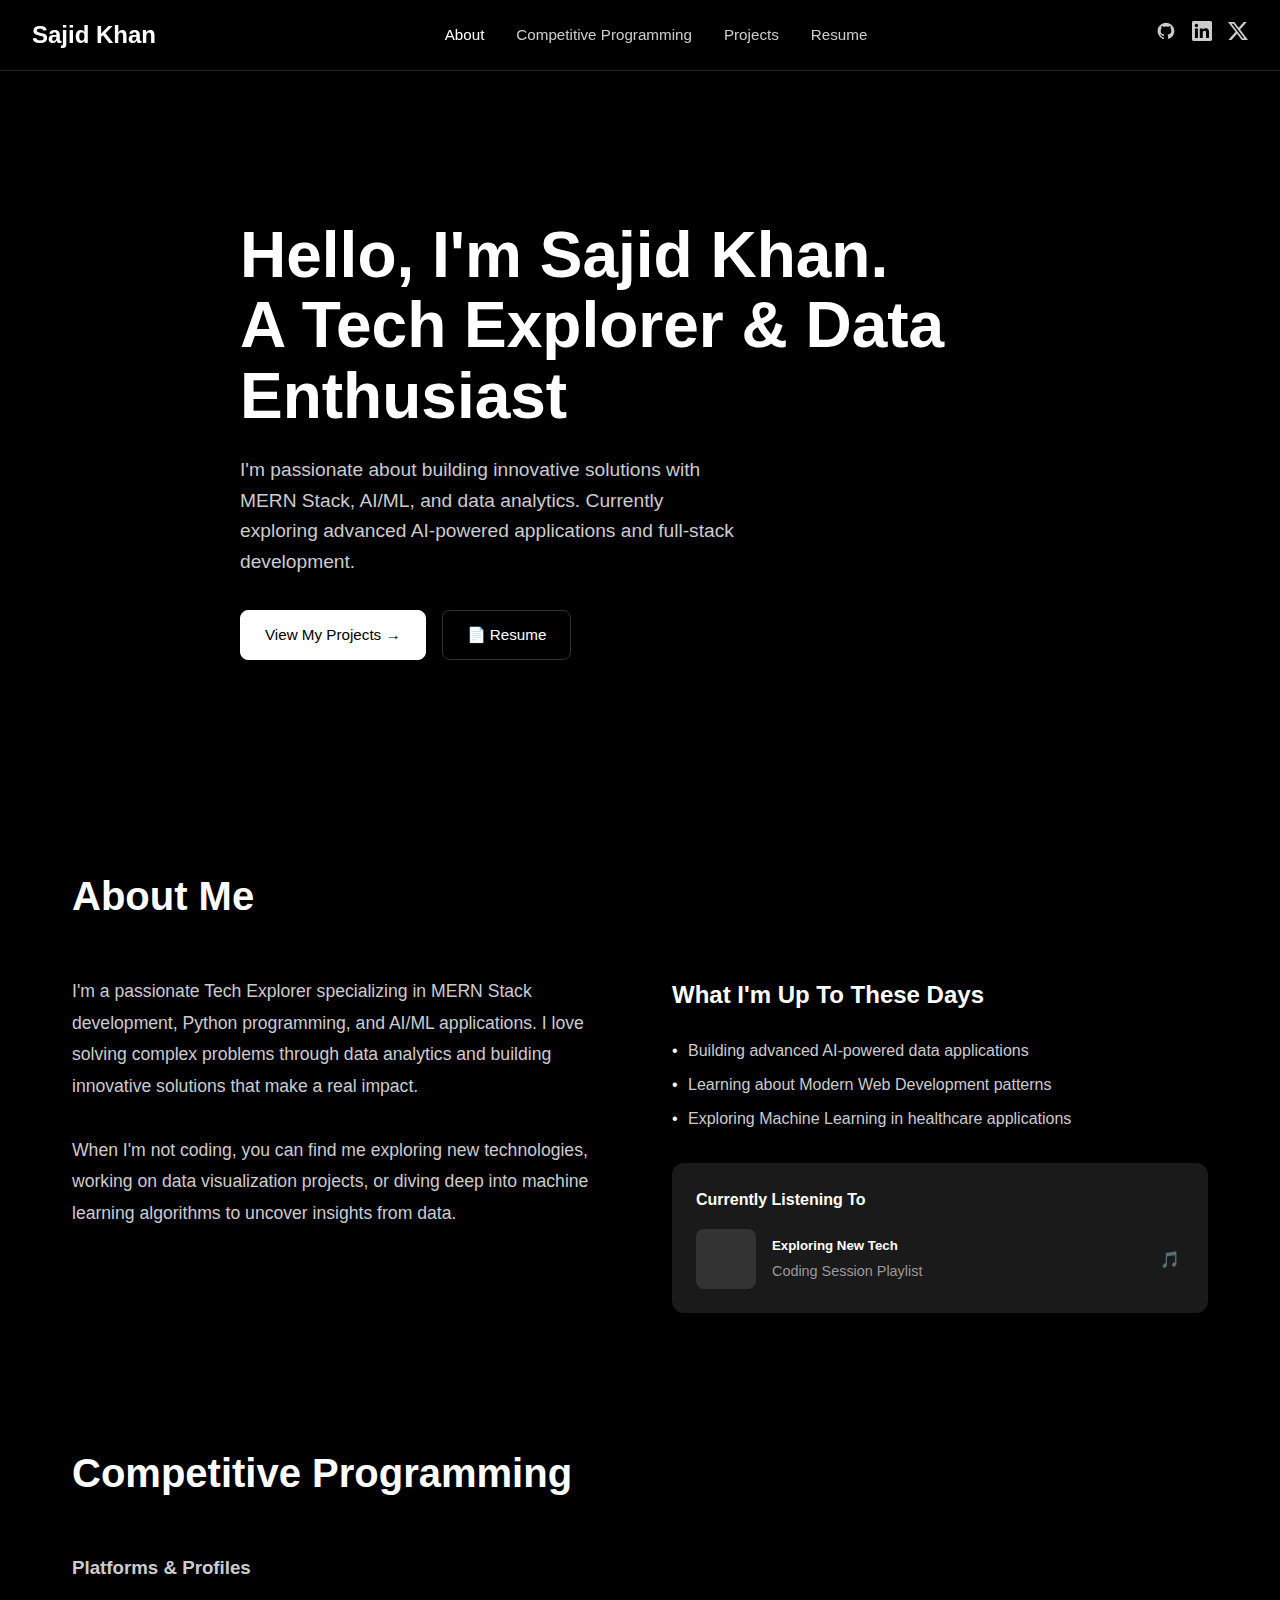
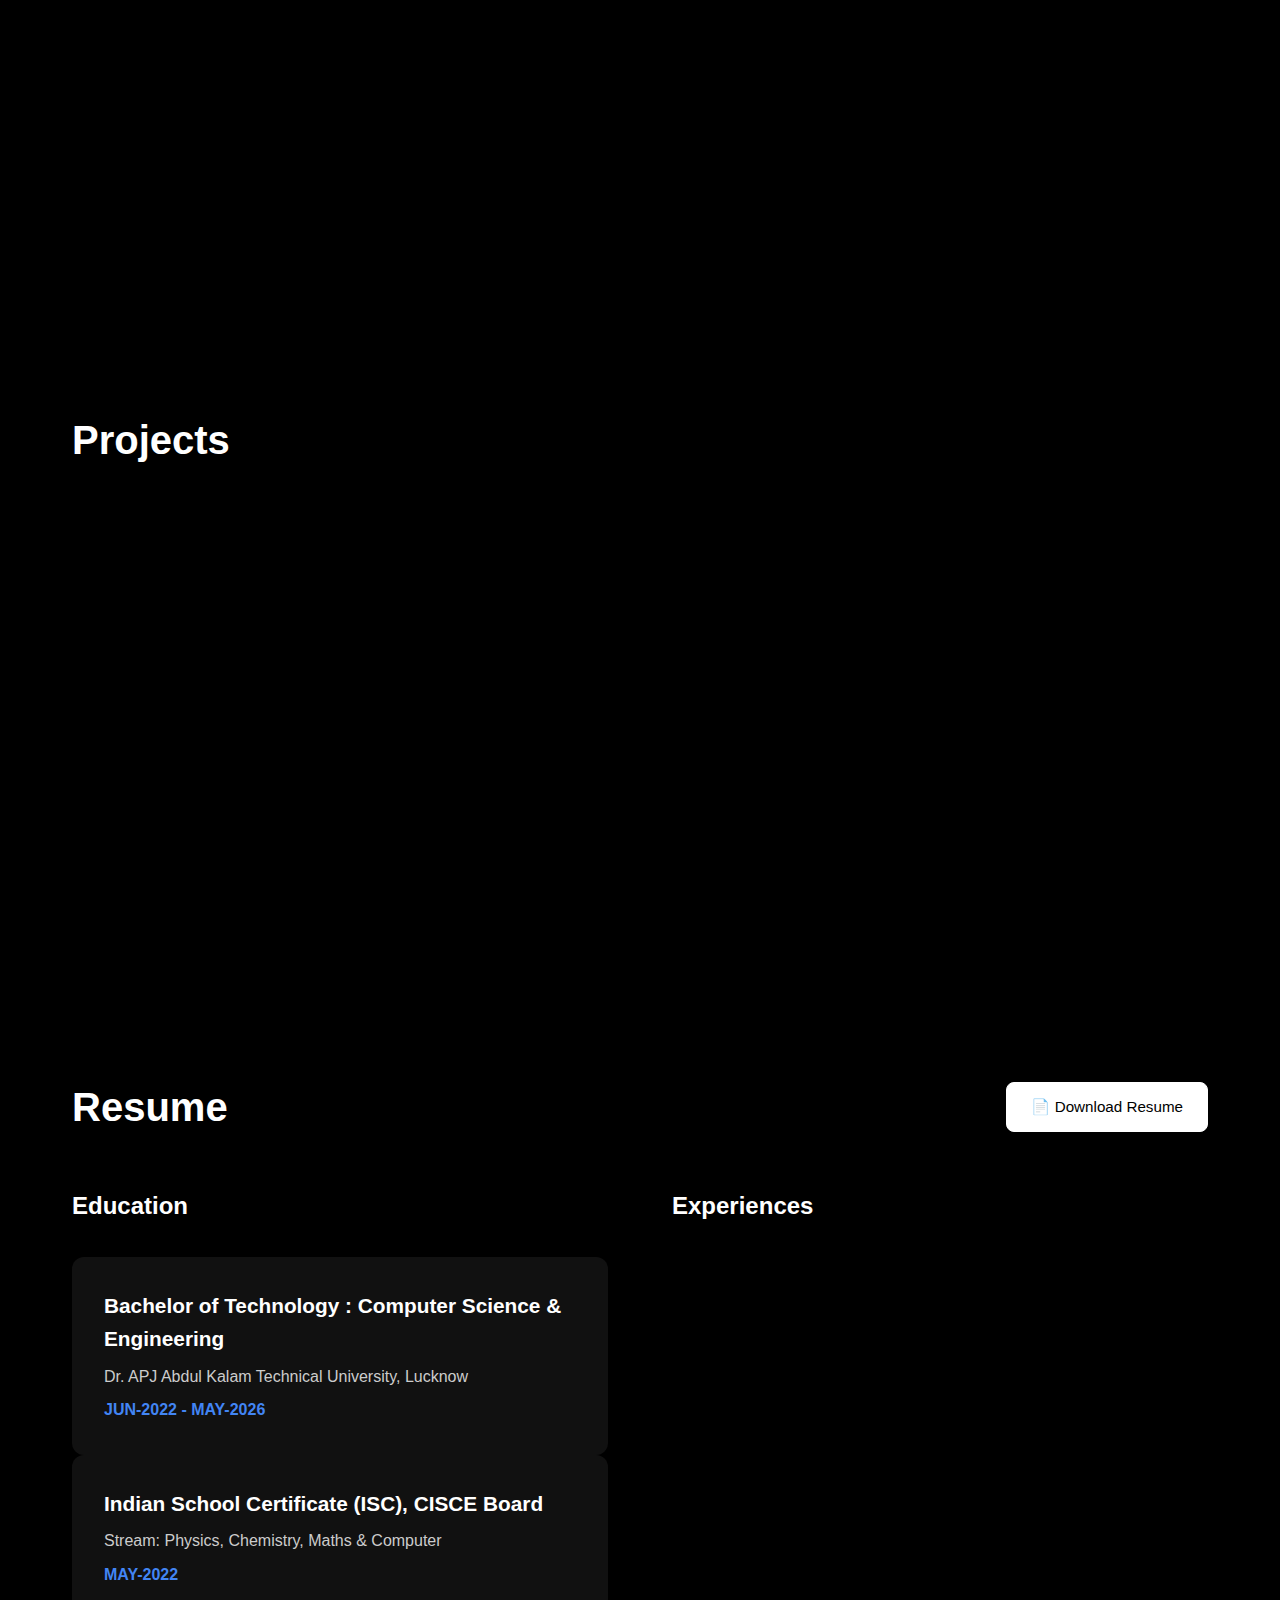
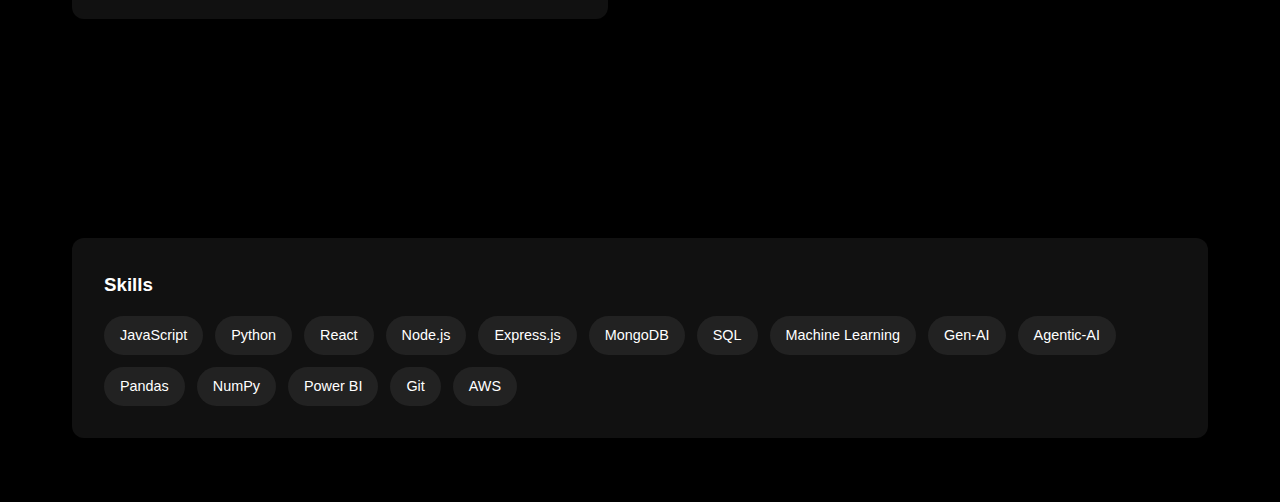
<file: index.html>
<!DOCTYPE html>
<html lang="en">
<head>
    <meta charset="UTF-8">
    <meta name="viewport" content="width=device-width, initial-scale=1.0">
    <title>Sajid Khan - Tech Explorer</title>
    <link rel="stylesheet" href="portfolio_styles.css">
</head>
<body>
    <nav class="navbar">
        <div class="logo">Sajid Khan</div>
        <div class="nav-links">
            <a href="#about" class="active">About</a>
            <a href="#competitive">Competitive Programming</a>
            <a href="#projects">Projects</a>
            <a href="#resume">Resume</a>
        </div>
        <div class="nav-icons">
            <a href="https://github.com/sajidkhnx" target="_blank" ><svg class="nav-icon" viewBox="0 0 24 24">
                <path d="M12 2.04c-5.5 0-10 4.48-10 10 0 4.42 2.87 8.17 6.84 9.5.5.08.66-.23.66-.5v-1.69c-2.77.6-3.36-1.34-3.36-1.34-.45-1.29-1.11-1.63-1.11-1.63-.91-.62.07-.6.07-.6 1 .07 1.53 1.03 1.53 1.03.87 1.52 2.34 1.07 2.91.83.09-.65.35-1.09.63-1.34-2.22-.25-4.55-1.11-4.55-4.92 0-1.11.38-2 1.03-2.71-.1-.25-.45-1.29.1-2.64 0 0 .84-.27 2.75 1.02.79-.22 1.65-.33 2.5-.33.85 0 1.71.11 2.5.33 1.91-1.29 2.75-1.02 2.75-1.02.55 1.35.2 2.39.1 2.64.65.71 1.03 1.6 1.03 2.71 0 3.82-2.34 4.66-4.57 4.91.36.31.69.92.69 1.85V21c0 .27.16.59.67.5C19.14 20.16 22 16.42 22 12.04c0-5.52-4.5-10-10-10z"/>
            </svg></a>
            <a href="http://linkedin.com/in/sajid-khan-120b26278" target="_blank" ><svg class="nav-icon" viewBox="0 0 24 24">
                <path d="M20.447 20.452h-3.554v-5.569c0-1.328-.027-3.037-1.852-3.037-1.853 0-2.136 1.445-2.136 2.939v5.667H9.351V9h3.414v1.561h.046c.477-.9 1.637-1.85 3.37-1.85 3.601 0 4.267 2.37 4.267 5.455v6.286zM5.337 7.433c-1.144 0-2.063-.926-2.063-2.065 0-1.138.92-2.063 2.063-2.063 1.14 0 2.064.925 2.064 2.063 0 1.139-.925 2.065-2.064 2.065zm1.782 13.019H3.555V9h3.564v11.452zM22.225 0H1.771C.792 0 0 .774 0 1.729v20.542C0 23.227.792 24 1.771 24h20.451C23.2 24 24 23.227 24 22.271V1.729C24 .774 23.2 0 22.222 0h.003z"/>
            </svg></a>
            
            <a href="https://x.com/khansajid_027" target="_blank" ><svg xmlns="http://www.w3.org/2000/svg" width="16" height="16" fill="currentColor" class="nav-icon" viewBox="0 0 16 16">
            <path d="M12.6.75h2.454l-5.36 6.142L16 15.25h-4.937l-3.867-5.07-4.425 5.07H.316l5.733-6.57L0 .75h5.063l3.495 4.633L12.601.75Zm-.86 13.028h1.36L4.323 2.145H2.865z"/>
            </svg></a>
            
        </div>
    </nav>

    <div class="container">
        <section class="hero-section">
            <div class="hero-content">
                <h1 class="hero-title">Hello, I'm Sajid Khan.<br>A Tech Explorer & Data Enthusiast</h1>
                <p class="hero-subtitle">I'm passionate about building innovative solutions with MERN Stack, AI/ML, and data analytics. Currently exploring advanced AI-powered applications and full-stack development.</p>
                <div class="hero-buttons">
                    <a href="#projects" class="btn btn-primary">View My Projects →</a>
                    <a href="#resume" class="btn btn-secondary">📄 Resume</a>
                </div>
            </div>
        </section>

        <section id="about" class="section">
            <h2 class="section-title">About Me</h2>
            <div class="about-grid">
                <div>
                    <p class="about-text">I'm a passionate Tech Explorer specializing in MERN Stack development, Python programming, and AI/ML applications. I love solving complex problems through data analytics and building innovative solutions that make a real impact.</p>
                    <p class="about-text">When I'm not coding, you can find me exploring new technologies, working on data visualization projects, or diving deep into machine learning algorithms to uncover insights from data.</p>
                </div>
                <div>
                    <div class="current-section">
                        <h3>What I'm Up To These Days</h3>
                        <ul class="current-list">
                            <li>Building advanced AI-powered data applications</li>
                            <li>Learning about Modern Web Development patterns</li>
                            <li>Exploring Machine Learning in healthcare applications</li>
                        </ul>
                    </div>
                    <div class="spotify-widget">
                        <h4>Currently Listening To</h4>
                        <div class="currently-playing">
                            <div class="album-art"></div>
                            <div class="song-info">
                                <h5>Exploring New Tech</h5>
                                <p>Coding Session Playlist</p>
                            </div>
                            <div class="spotify-logo">🎵</div>
                        </div>
                    </div>
                </div>
            </div>
        </section>

        <section id="competitive" class="section">
            <h2 class="section-title">Competitive Programming</h2>
            <h3 style="margin-bottom: 2rem; color: #ccc;">Platforms & Profiles</h3>
            <div class="competitive-grid">
                <div class="platform-card">
                    <div class="platform-header">
                        <span class="platform-icon">&lt;/&gt;</span>
                        <div class="platform-name">LeetCode</div>
                        <div class="rating-badge">Active</div>
                    </div>
                    <div class="platform-stats">
                        <p>@sajidkhanx</p>
                        <p>Problems Solved: 120+</p>
                    </div>
                    <div class="progress-bar">
                        <div class="progress-fill orange"></div>
                    </div>
                    <a href="https://leetcode.com/u/sajidkhanx/" class="project-link">View Profile ↗</a>
                </div>

                <!-- <div class="platform-card">
                    <div class="platform-header">
                        <span class="platform-icon">{ }</span>
                        <div class="platform-name">HackerRank</div>
                        <div class="rating-badge">Regular</div>
                    </div>
                    <div class="platform-stats">
                        <p>@sajidkhnx</p>
                        <p>Rating: Gold Level</p>
                        <p>Problems Solved: 80+</p>
                    </div>
                    <div class="progress-bar">
                        <div class="progress-fill blue"></div>
                    </div>
                    <a href="#" class="project-link">View Profile ↗</a>
                </div> -->

                <!-- <div class="platform-card">
                    <div class="platform-header">
                        <span class="platform-icon">⚡</span>
                        <div class="platform-name">CodeForces</div>
                        <div class="rating-badge">Learning</div>
                    </div>
                    <div class="platform-stats">
                        <p>@sajidkhnx</p>
                        <p>Problems Solved: 45+</p>
                    </div>
                    <div class="progress-bar">
                        <div class="progress-fill purple"></div>
                    </div>
                    <a href="#" class="project-link">View Profile ↗</a>
                </div> -->
            </div>
        </section>

        <section id="projects" class="section">
            <h2 class="section-title">Projects</h2>
            <div class="projects-grid">
                <div class="project-card">
                    <div class="project-icon">🔒</div>
                    <h3 class="project-title">Gramin AI</h3>
                    <p class="project-description">AI-powered rural health platform with predictive disease analysis. Leveraging machine learning to provide healthcare insights for underserved communities.</p>
                    <div class="project-tags">
                        <span class="project-tag">AI/ML</span>
                        <span class="project-tag">Python</span>
                        <span class="project-tag">React</span>
                    </div>
                    <a href="https://github.com/sajidkhnx/Gramin-Ai" class="project-link">View Project →</a>
                </div>

                <div class="project-card">
                    <div class="project-icon">⚙️</div>
                    <h3 class="project-title">DSAlysis </h3>
                    <p class="project-description">Visualize. Track. Master DSA.
Upload your DSA sheet, clean and analyze it using Python, and track your coding journey with powerful visual dashboards.</p>
                    <div class="project-tags">
                        <span class="project-tag">Python</span>
                        <span class="project-tag">React.js</span>
                        <span class="project-tag">Node.js</span>
                    </div>
                    <a href="https://github.com/sajidkhnx/DSAlysis" class="project-link">View Project →</a>
                </div>

                <div class="project-card">
                    <div class="project-icon">📦</div>
                    <h3 class="project-title">Leet Hub – LeetCode → GitHub Auto-Sync</h3>
                    <p class="project-description">Auto Sync: Each time you submit a solution on LeetCode, it’s instantly pushed to your chosen GitHub repository.</p>
                    <div class="project-tags">
                        <span class="project-tag">MERN Stack</span>
                        <!-- <span class="project-tag"></span>
                        <span class="project-tag"></span> -->
                    </div>
                    <a href="#" class="project-link">View Project →</a>
                </div>
            </div>
        </section>

        <section id="resume" class="section">
            <div style="display: flex; justify-content: space-between; align-items: center; margin-bottom: 3rem;">
                <h2 class="section-title" style="margin-bottom: 0;">Resume</h2>
                <a href="https://drive.google.com/file/d/1D91pV_xbI8YEBcacm9Q2JdDKHak7XPYB/view?usp=sharing" target="_blank" class="btn btn-primary">📄 Download Resume</a>
            </div>
            
            <div style="display: grid; grid-template-columns: 1fr 1fr; gap: 4rem; margin-bottom: 4rem;">
                <div>
                    <h3 style="margin-bottom: 2rem; font-size: 1.5rem;">Education</h3>
                    <div class="education-section">
                        <h4 class="degree-title">Bachelor of Technology : Computer Science & Engineering</h4>
                        <p class="university">Dr. APJ Abdul Kalam Technical University, Lucknow </p>
                        <p class="gpa">JUN-2022 - MAY-2026</p>
                    </div>
                    <div class="education-section">
                        <h4 class="degree-title">Indian School Certificate (ISC), CISCE Board</h4>
                        <p class="university">Stream: Physics, Chemistry, Maths & Computer </p>
                        <p class="gpa">MAY-2022</p>
                    </div>
                </div>
                <div>
                    <h3 style="margin-bottom: 2rem; font-size: 1.5rem;">Experiences</h3>
                    <div class="timeline-item">
                        <div class="timeline-header">
                            <div class="company-logo"></div>
                            <div>
                                <h4 class="job-title">Full-Stack Developer</h4>
                                <p class="company-name">MarcheWorld LifeStyle Pvt Ltd.</p>
                                <p class="job-period">Aug-2024 - Nov-2024</p>
                            </div>
                        </div>
                        <div class="job-description">
                            <ul>
                                <li>Collaborated with cross-functional teams to Develope and maintain responsive e-commerce web Components using 
                                 React.js and Node.js improving site speed and user experience, which contributed to a 15% increase in average session
                                  duration.</li>
                                <li>Managed and integrated APIs using Node.js to ensure seamless data communication between the server and the client</li>
                                <li>Designed and implemented custom web tools to enhance site functionality, leading to a 25% improvement in user 
                                 engagement and streamlined internal workflows for the operations team.</li>
                            </ul>
                        </div>
                    </div>
                </div>
            </div>

            <div class="skills-section">
                <h3 style="margin-bottom: 1rem;">Skills</h3>
                <div class="skills-grid">
                    <span class="skill-tag">JavaScript</span>
                    <span class="skill-tag">Python</span>
                    <span class="skill-tag">React</span>
                    <span class="skill-tag">Node.js</span>
                    <span class="skill-tag">Express.js</span>
                    <span class="skill-tag">MongoDB</span>
                    <span class="skill-tag">SQL</span>
                    <span class="skill-tag">Machine Learning</span>
                    <span class="skill-tag">Gen-AI</span>
                    <span class="skill-tag">Agentic-AI</span>
                    <span class="skill-tag">Pandas</span>
                    <span class="skill-tag">NumPy</span>
                    <span class="skill-tag">Power BI</span>
                    <span class="skill-tag">Git</span>
                    <span class="skill-tag">AWS</span>
                </div>
            </div>

            <!-- <div class="work-timeline">
                <h3 style="margin-bottom: 2rem; font-size: 1.5rem;">Work Timeline</h3>
                
                <div class="timeline-item">
                    <div class="timeline-header">
                        <div class="company-logo" style="background: linear-gradient(45deg, #667eea, #764ba2);"></div>
                        <div>
                            <h4 class="job-title">Tech Explorer & Developer</h4>
                            <p class="company-name">Personal Projects</p>
                            <p class="job-period">Current Focus</p>
                        </div>
                    </div>
                    <div class="project-tags">
                        <span class="project-tag">Full-Stack Development</span>
                    </div>
                </div>

                <div class="timeline-item">
                    <div class="timeline-header">
                        <div class="company-logo" style="background: #4285f4;"></div>
                        <div>
                            <h4 class="job-title">Data Science Projects</h4>
                            <p class="company-name">AI/ML Applications</p>
                            <p class="job-period">2023 - Present</p>
                        </div>
                    </div>
                    <div class="project-tags">
                        <span class="project-tag">Python</span>
                        <span class="project-tag">Machine Learning</span>
                        <span class="project-tag">Data Analytics</span>
                    </div>
                </div>

                <div class="timeline-item">
                    <div class="timeline-header">
                        <div class="company-logo" style="background: #28a745;"></div>
                        <div>
                            <h4 class="job-title">MERN Stack Development</h4>
                            <p class="company-name">Web Applications</p>
                            <p class="job-period">2022 - Present</p>
                        </div>
                    </div>
                    <div class="project-tags">
                        <span class="project-tag">React</span>
                        <span class="project-tag">Node.js</span>
                        <span class="project-tag">MongoDB</span>
                    </div>
                </div>
            </div> -->
        </section>
    </div>

    <script>
        // Smooth scrolling
        document.querySelectorAll('a[href^="#"]').forEach(anchor => {
            anchor.addEventListener('click', function (e) {
                e.preventDefault();
                const target = document.querySelector(this.getAttribute('href'));
                if (target) {
                    target.scrollIntoView({
                        behavior: 'smooth',
                        block: 'start'
                    });
                }
            });
        });

        // Active nav link highlighting
        window.addEventListener('scroll', () => {
            const sections = document.querySelectorAll('section[id]');
            const navLinks = document.querySelectorAll('.nav-links a');
            
            let current = '';
            sections.forEach(section => {
                const sectionTop = section.offsetTop;
                const sectionHeight = section.clientHeight;
                if (scrollY >= sectionTop - 200) {
                    current = section.getAttribute('id');
                }
            });

            navLinks.forEach(link => {
                link.classList.remove('active');
                if (link.getAttribute('href') === `#${current}`) {
                    link.classList.add('active');
                }
            });
        });

        // Fade in animation for sections
        const observerOptions = {
            threshold: 0.1,
            rootMargin: '0px 0px -50px 0px'
        };

        const observer = new IntersectionObserver((entries) => {
            entries.forEach(entry => {
                if (entry.isIntersecting) {
                    entry.target.style.opacity = '1';
                    entry.target.style.transform = 'translateY(0)';
                }
            });
        }, observerOptions);

        // Observe all cards and sections
        document.querySelectorAll('.project-card, .platform-card, .timeline-item').forEach(el => {
            el.style.opacity = '0';
            el.style.transform = 'translateY(20px)';
            el.style.transition = 'opacity 0.6s ease, transform 0.6s ease';
            observer.observe(el);
        });

        // Progress bar animations
        const progressBars = document.querySelectorAll('.progress-fill');
        const progressObserver = new IntersectionObserver((entries) => {
            entries.forEach(entry => {
                if (entry.isIntersecting) {
                    entry.target.style.animation = 'progressFill 1.5s ease-out forwards';
                }
            });
        }, observerOptions);

        progressBars.forEach(bar => {
            progressObserver.observe(bar);
        });

        // Add progress bar animation CSS
        const style = document.createElement('style');
        style.textContent = `
            @keyframes progressFill {
                from { width: 0; }
            }
        `;
        document.head.appendChild(style);
    </script>
</body>
</html>
</file>
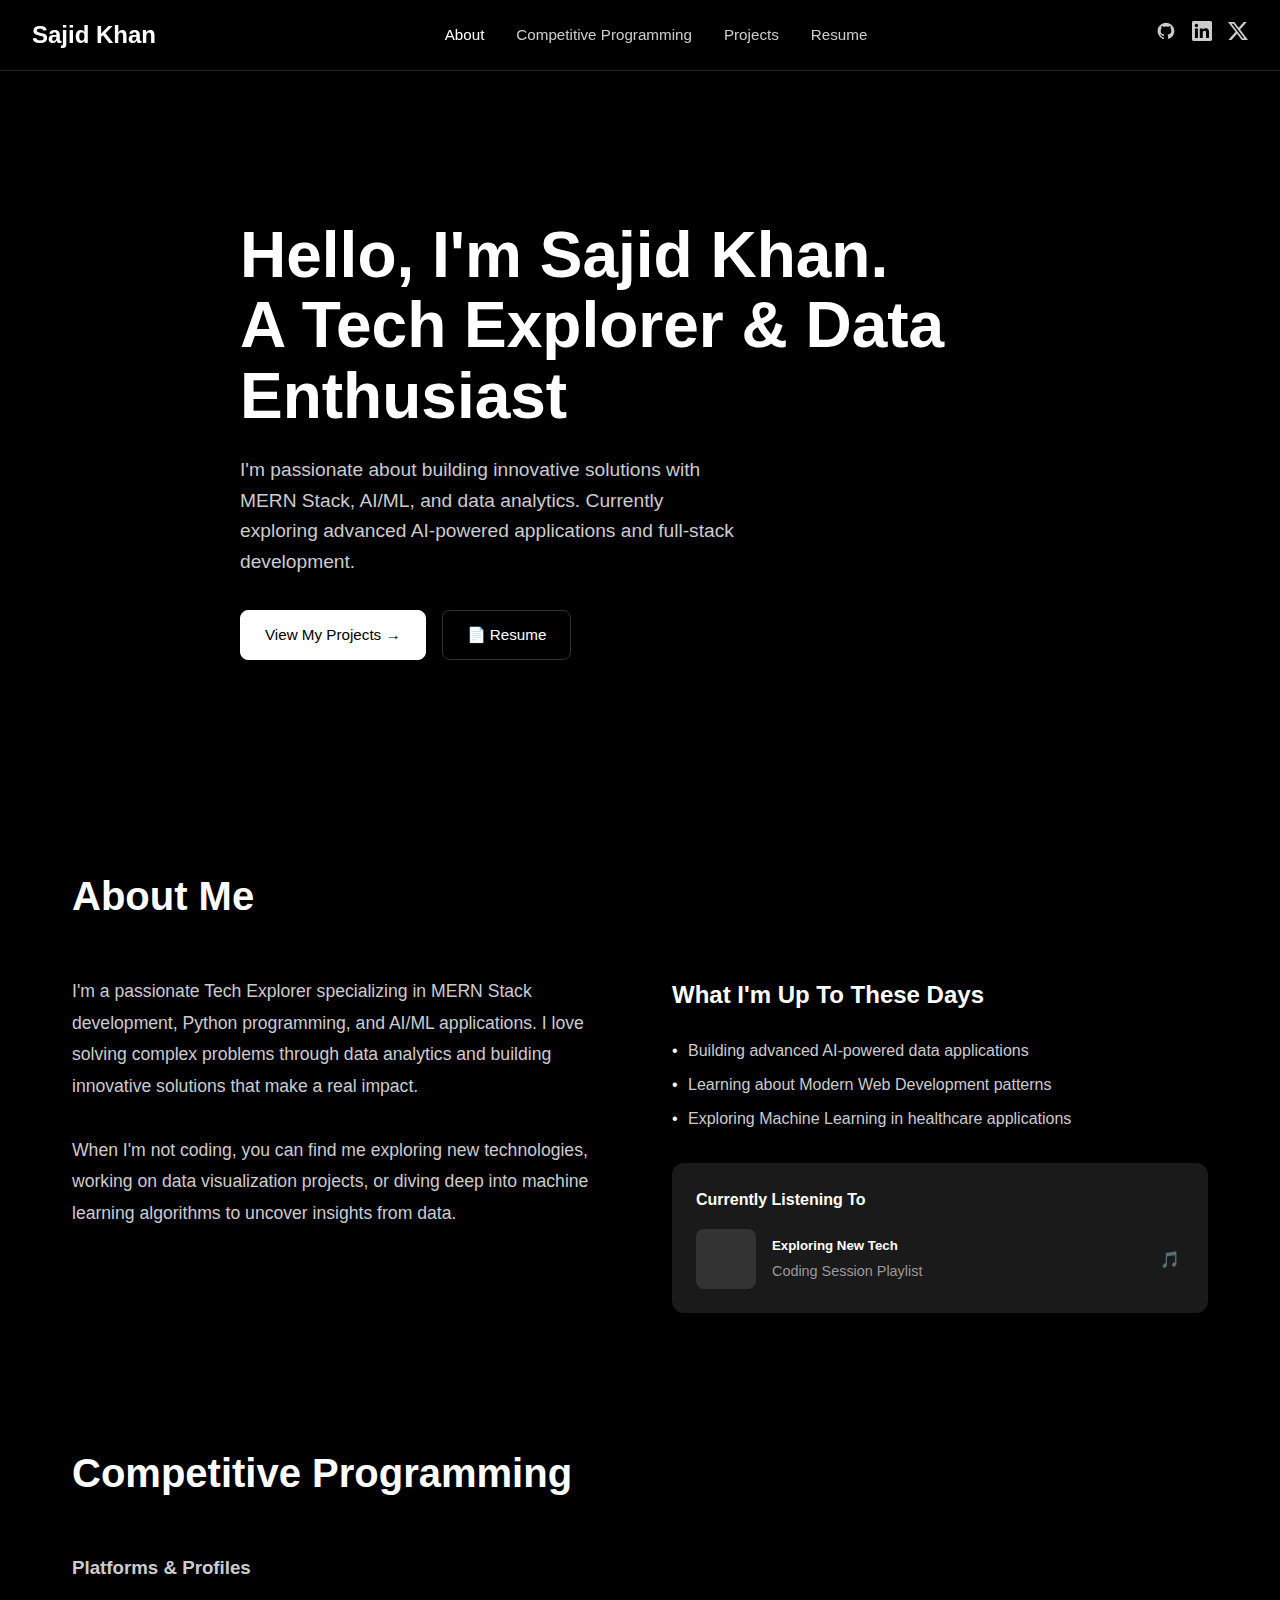
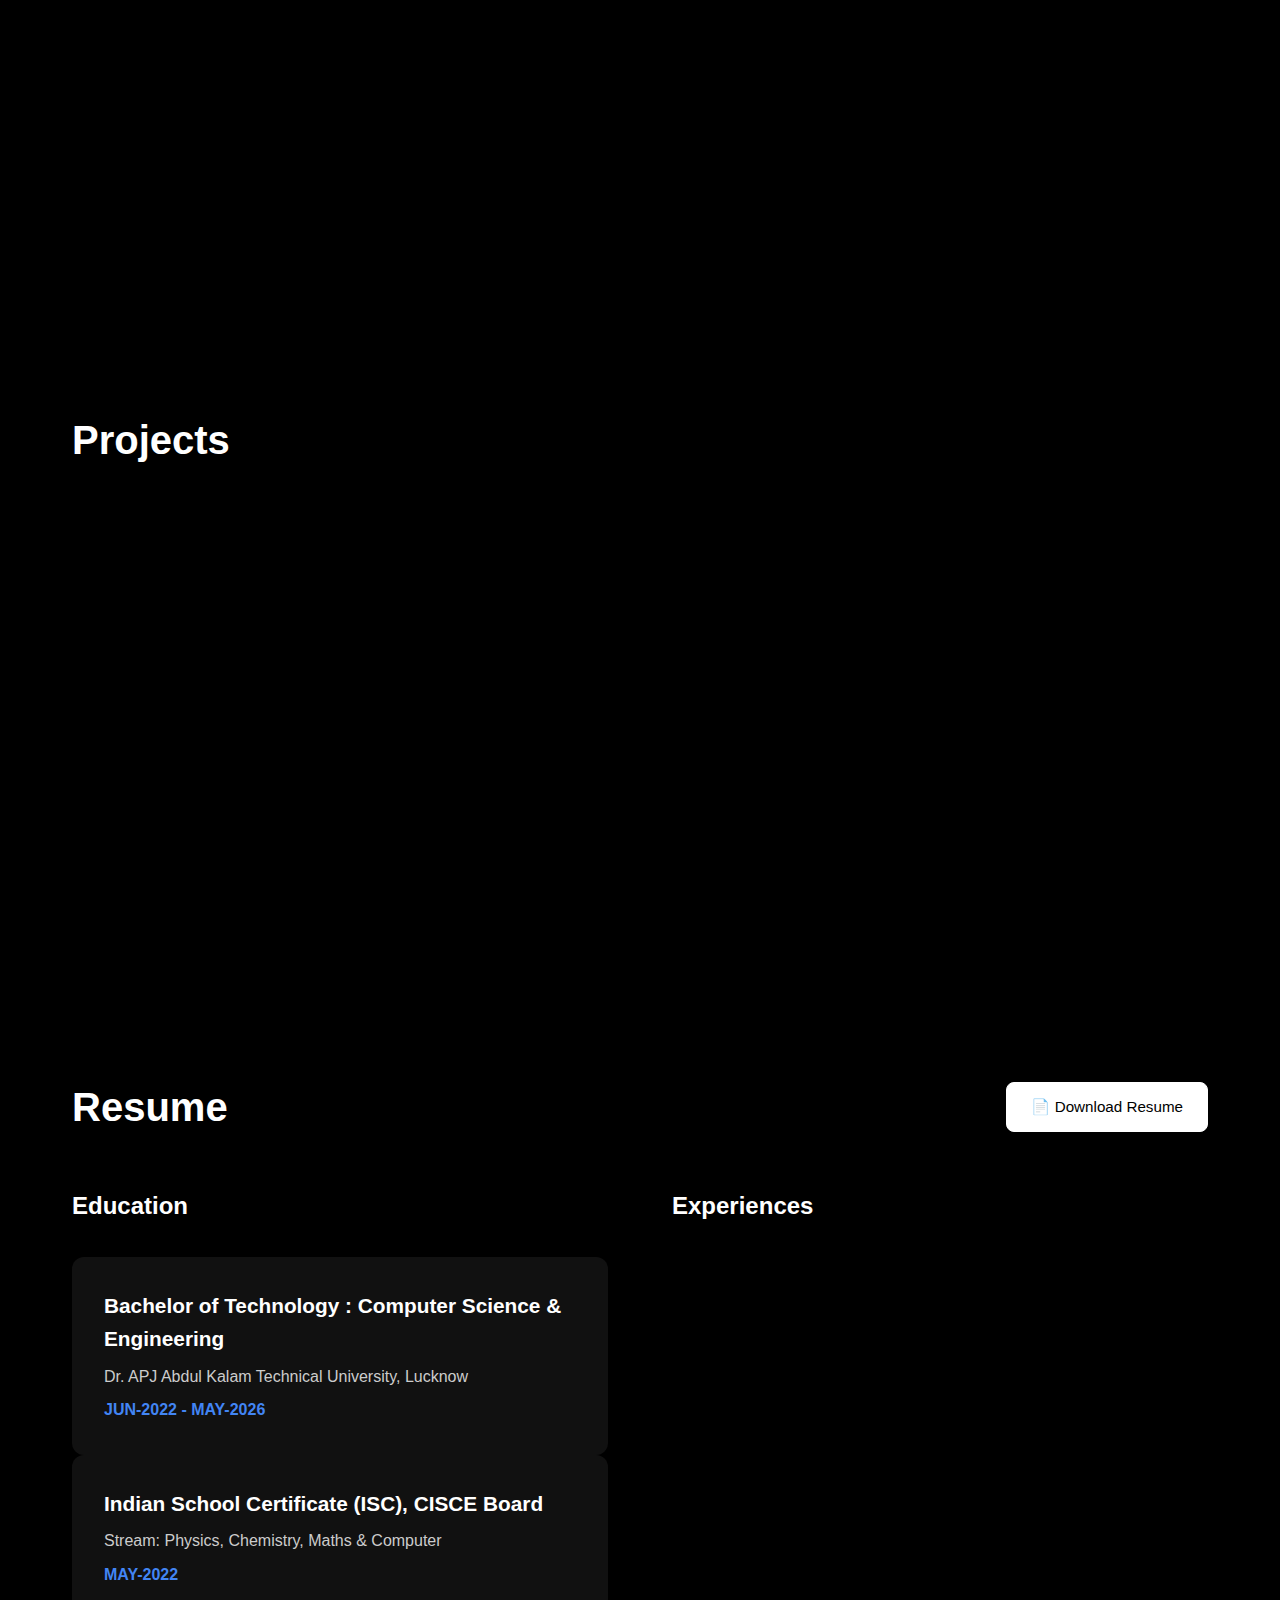
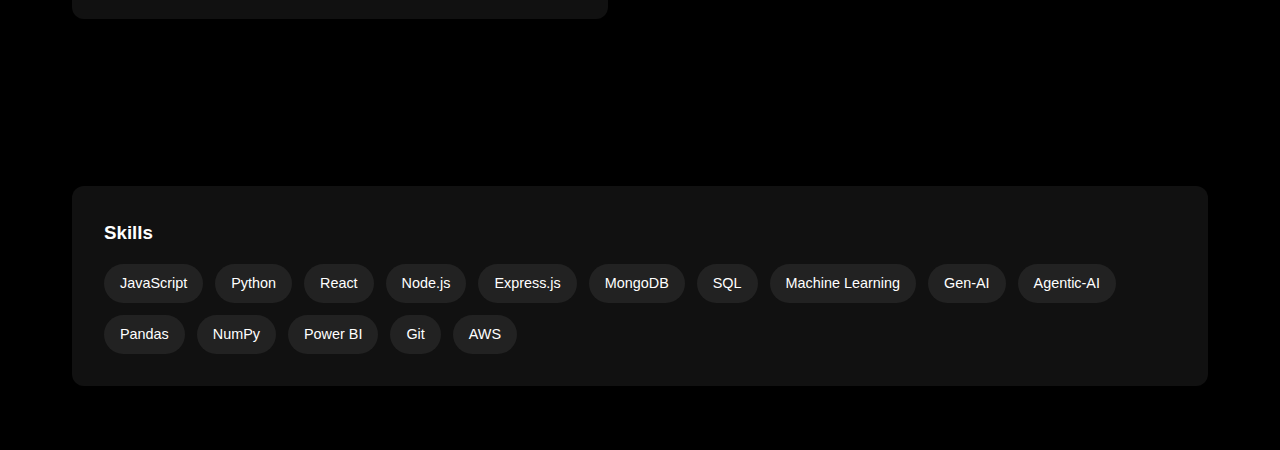
<file: sajid_portfolio.html>
<!DOCTYPE html>
<html lang="en">
<head>
    <meta charset="UTF-8">
    <meta name="viewport" content="width=device-width, initial-scale=1.0">
    <title>Sajid Khan - Tech Explorer</title>
    <link rel="stylesheet" href="portfolio_styles.css">
</head>
<body>
    <nav class="navbar">
        <div class="logo">Sajid Khan</div>
        <div class="nav-links">
            <a href="#about" class="active">About</a>
            <a href="#competitive">Competitive Programming</a>
            <a href="#projects">Projects</a>
            <a href="#resume">Resume</a>
        </div>
        <div class="nav-icons">
            <a href="https://github.com/sajidkhnx" target="_blank" ><svg class="nav-icon" viewBox="0 0 24 24">
                <path d="M12 2.04c-5.5 0-10 4.48-10 10 0 4.42 2.87 8.17 6.84 9.5.5.08.66-.23.66-.5v-1.69c-2.77.6-3.36-1.34-3.36-1.34-.45-1.29-1.11-1.63-1.11-1.63-.91-.62.07-.6.07-.6 1 .07 1.53 1.03 1.53 1.03.87 1.52 2.34 1.07 2.91.83.09-.65.35-1.09.63-1.34-2.22-.25-4.55-1.11-4.55-4.92 0-1.11.38-2 1.03-2.71-.1-.25-.45-1.29.1-2.64 0 0 .84-.27 2.75 1.02.79-.22 1.65-.33 2.5-.33.85 0 1.71.11 2.5.33 1.91-1.29 2.75-1.02 2.75-1.02.55 1.35.2 2.39.1 2.64.65.71 1.03 1.6 1.03 2.71 0 3.82-2.34 4.66-4.57 4.91.36.31.69.92.69 1.85V21c0 .27.16.59.67.5C19.14 20.16 22 16.42 22 12.04c0-5.52-4.5-10-10-10z"/>
            </svg></a>
            <a href="http://linkedin.com/in/sajid-khan-120b26278" target="_blank" ><svg class="nav-icon" viewBox="0 0 24 24">
                <path d="M20.447 20.452h-3.554v-5.569c0-1.328-.027-3.037-1.852-3.037-1.853 0-2.136 1.445-2.136 2.939v5.667H9.351V9h3.414v1.561h.046c.477-.9 1.637-1.85 3.37-1.85 3.601 0 4.267 2.37 4.267 5.455v6.286zM5.337 7.433c-1.144 0-2.063-.926-2.063-2.065 0-1.138.92-2.063 2.063-2.063 1.14 0 2.064.925 2.064 2.063 0 1.139-.925 2.065-2.064 2.065zm1.782 13.019H3.555V9h3.564v11.452zM22.225 0H1.771C.792 0 0 .774 0 1.729v20.542C0 23.227.792 24 1.771 24h20.451C23.2 24 24 23.227 24 22.271V1.729C24 .774 23.2 0 22.222 0h.003z"/>
            </svg></a>
            
            <a href="https://x.com/khansajid_027" target="_blank" ><svg xmlns="http://www.w3.org/2000/svg" width="16" height="16" fill="currentColor" class="nav-icon" viewBox="0 0 16 16">
            <path d="M12.6.75h2.454l-5.36 6.142L16 15.25h-4.937l-3.867-5.07-4.425 5.07H.316l5.733-6.57L0 .75h5.063l3.495 4.633L12.601.75Zm-.86 13.028h1.36L4.323 2.145H2.865z"/>
            </svg></a>
            
        </div>
    </nav>

    <div class="container">
        <section class="hero-section">
            <div class="hero-content">
                <h1 class="hero-title">Hello, I'm Sajid Khan.<br>A Tech Explorer & Data Enthusiast</h1>
                <p class="hero-subtitle">I'm passionate about building innovative solutions with MERN Stack, AI/ML, and data analytics. Currently exploring advanced AI-powered applications and full-stack development.</p>
                <div class="hero-buttons">
                    <a href="#projects" class="btn btn-primary">View My Projects →</a>
                    <a href="#resume" class="btn btn-secondary">📄 Resume</a>
                </div>
            </div>
        </section>

        <section id="about" class="section">
            <h2 class="section-title">About Me</h2>
            <div class="about-grid">
                <div>
                    <p class="about-text">I'm a passionate Tech Explorer specializing in MERN Stack development, Python programming, and AI/ML applications. I love solving complex problems through data analytics and building innovative solutions that make a real impact.</p>
                    <p class="about-text">When I'm not coding, you can find me exploring new technologies, working on data visualization projects, or diving deep into machine learning algorithms to uncover insights from data.</p>
                </div>
                <div>
                    <div class="current-section">
                        <h3>What I'm Up To These Days</h3>
                        <ul class="current-list">
                            <li>Building advanced AI-powered data applications</li>
                            <li>Learning about Modern Web Development patterns</li>
                            <li>Exploring Machine Learning in healthcare applications</li>
                        </ul>
                    </div>
                    <div class="spotify-widget">
                        <h4>Currently Listening To</h4>
                        <div class="currently-playing">
                            <div class="album-art"></div>
                            <div class="song-info">
                                <h5>Exploring New Tech</h5>
                                <p>Coding Session Playlist</p>
                            </div>
                            <div class="spotify-logo">🎵</div>
                        </div>
                    </div>
                </div>
            </div>
        </section>

        <section id="competitive" class="section">
            <h2 class="section-title">Competitive Programming</h2>
            <h3 style="margin-bottom: 2rem; color: #ccc;">Platforms & Profiles</h3>
            <div class="competitive-grid">
                <div class="platform-card">
                    <div class="platform-header">
                        <span class="platform-icon">&lt;/&gt;</span>
                        <div class="platform-name">LeetCode</div>
                        <div class="rating-badge">Active</div>
                    </div>
                    <div class="platform-stats">
                        <p>@sajidkhanx</p>
                        <p>Problems Solved: 120+</p>
                    </div>
                    <div class="progress-bar">
                        <div class="progress-fill orange"></div>
                    </div>
                    <a href="https://leetcode.com/u/sajidkhanx/" class="project-link">View Profile ↗</a>
                </div>

                <!-- <div class="platform-card">
                    <div class="platform-header">
                        <span class="platform-icon">{ }</span>
                        <div class="platform-name">HackerRank</div>
                        <div class="rating-badge">Regular</div>
                    </div>
                    <div class="platform-stats">
                        <p>@sajidkhnx</p>
                        <p>Rating: Gold Level</p>
                        <p>Problems Solved: 80+</p>
                    </div>
                    <div class="progress-bar">
                        <div class="progress-fill blue"></div>
                    </div>
                    <a href="#" class="project-link">View Profile ↗</a>
                </div> -->

                <!-- <div class="platform-card">
                    <div class="platform-header">
                        <span class="platform-icon">⚡</span>
                        <div class="platform-name">CodeForces</div>
                        <div class="rating-badge">Learning</div>
                    </div>
                    <div class="platform-stats">
                        <p>@sajidkhnx</p>
                        <p>Problems Solved: 45+</p>
                    </div>
                    <div class="progress-bar">
                        <div class="progress-fill purple"></div>
                    </div>
                    <a href="#" class="project-link">View Profile ↗</a>
                </div> -->
            </div>
        </section>

        <section id="projects" class="section">
            <h2 class="section-title">Projects</h2>
            <div class="projects-grid">
                <div class="project-card">
                    <div class="project-icon">🔒</div>
                    <h3 class="project-title">Gramin AI</h3>
                    <p class="project-description">AI-powered rural health platform with predictive disease analysis. Leveraging machine learning to provide healthcare insights for underserved communities.</p>
                    <div class="project-tags">
                        <span class="project-tag">AI/ML</span>
                        <span class="project-tag">Python</span>
                        <span class="project-tag">React</span>
                    </div>
                    <a href="https://github.com/sajidkhnx/Gramin-Ai" class="project-link">View Project →</a>
                </div>

                <div class="project-card">
                    <div class="project-icon">⚙️</div>
                    <h3 class="project-title">DSAlysis </h3>
                    <p class="project-description">Visualize. Track. Master DSA.
Upload your DSA sheet, clean and analyze it using Python, and track your coding journey with powerful visual dashboards.</p>
                    <div class="project-tags">
                        <span class="project-tag">Python</span>
                        <span class="project-tag">React.js</span>
                        <span class="project-tag">Node.js</span>
                    </div>
                    <a href="https://github.com/sajidkhnx/DSAlysis" class="project-link">View Project →</a>
                </div>

                <div class="project-card">
                    <div class="project-icon">📦</div>
                    <h3 class="project-title">Leet Hub – LeetCode → GitHub Auto-Sync</h3>
                    <p class="project-description">Auto Sync: Each time you submit a solution on LeetCode, it’s instantly pushed to your chosen GitHub repository.</p>
                    <div class="project-tags">
                        <span class="project-tag">MERN Stack</span>
                        <!-- <span class="project-tag"></span>
                        <span class="project-tag"></span> -->
                    </div>
                    <a href="#" class="project-link">View Project →</a>
                </div>
            </div>
        </section>

        <section id="resume" class="section">
            <div style="display: flex; justify-content: space-between; align-items: center; margin-bottom: 3rem;">
                <h2 class="section-title" style="margin-bottom: 0;">Resume</h2>
                <a href="https://drive.google.com/file/d/1D91pV_xbI8YEBcacm9Q2JdDKHak7XPYB/view?usp=sharing" target="_blank" class="btn btn-primary">📄 Download Resume</a>
            </div>
            
            <div style="display: grid; grid-template-columns: 1fr 1fr; gap: 4rem; margin-bottom: 4rem;">
                <div>
                    <h3 style="margin-bottom: 2rem; font-size: 1.5rem;">Education</h3>
                    <div class="education-section">
                        <h4 class="degree-title">Bachelor of Technology : Computer Science & Engineering</h4>
                        <p class="university">Dr. APJ Abdul Kalam Technical University, Lucknow </p>
                        <p class="gpa">JUN-2022 - MAY-2026</p>
                    </div>
                    <div class="education-section">
                        <h4 class="degree-title">Indian School Certificate (ISC), CISCE Board</h4>
                        <p class="university">Stream: Physics, Chemistry, Maths & Computer </p>
                        <p class="gpa">MAY-2022</p>
                    </div>
                </div>
                <div>
                    <h3 style="margin-bottom: 2rem; font-size: 1.5rem;">Experiences</h3>
                    <div class="timeline-item">
                        <div class="timeline-header">
                            <div class="company-logo"></div>
                            <div>
                                <h4 class="job-title">Full-Stack Developer</h4>
                                <p class="company-name">MarcheWorld LifeStyle Pvt Ltd.</p>
                                <p class="job-period">Aug-2024 - Nov-2024</p>
                            </div>
                        </div>
                        <div class="job-description">
                            <ul>
                                <li>Collaborated with cross-func onal teams to develop and maintain responsive e-commerce web Components using 
                                 React.js andNode.js improving site speed and user experience, which contributed to a 15% increase in average session
                                  dura on.</li>
                                <li>Managed and integrated APIs using Node.js to ensure seamless data communica on between the server and the client</li>
                                <li>Designed and implemented custom web tools to enhance site func onality, leading to a 25% improvement in user 
                                 engagement and streamlined internal workflows for the opera ons team.</li>
                            </ul>
                        </div>
                    </div>
                </div>
            </div>

            <div class="skills-section">
                <h3 style="margin-bottom: 1rem;">Skills</h3>
                <div class="skills-grid">
                    <span class="skill-tag">JavaScript</span>
                    <span class="skill-tag">Python</span>
                    <span class="skill-tag">React</span>
                    <span class="skill-tag">Node.js</span>
                    <span class="skill-tag">Express.js</span>
                    <span class="skill-tag">MongoDB</span>
                    <span class="skill-tag">SQL</span>
                    <span class="skill-tag">Machine Learning</span>
                    <span class="skill-tag">Gen-AI</span>
                    <span class="skill-tag">Agentic-AI</span>
                    <span class="skill-tag">Pandas</span>
                    <span class="skill-tag">NumPy</span>
                    <span class="skill-tag">Power BI</span>
                    <span class="skill-tag">Git</span>
                    <span class="skill-tag">AWS</span>
                </div>
            </div>

            <!-- <div class="work-timeline">
                <h3 style="margin-bottom: 2rem; font-size: 1.5rem;">Work Timeline</h3>
                
                <div class="timeline-item">
                    <div class="timeline-header">
                        <div class="company-logo" style="background: linear-gradient(45deg, #667eea, #764ba2);"></div>
                        <div>
                            <h4 class="job-title">Tech Explorer & Developer</h4>
                            <p class="company-name">Personal Projects</p>
                            <p class="job-period">Current Focus</p>
                        </div>
                    </div>
                    <div class="project-tags">
                        <span class="project-tag">Full-Stack Development</span>
                    </div>
                </div>

                <div class="timeline-item">
                    <div class="timeline-header">
                        <div class="company-logo" style="background: #4285f4;"></div>
                        <div>
                            <h4 class="job-title">Data Science Projects</h4>
                            <p class="company-name">AI/ML Applications</p>
                            <p class="job-period">2023 - Present</p>
                        </div>
                    </div>
                    <div class="project-tags">
                        <span class="project-tag">Python</span>
                        <span class="project-tag">Machine Learning</span>
                        <span class="project-tag">Data Analytics</span>
                    </div>
                </div>

                <div class="timeline-item">
                    <div class="timeline-header">
                        <div class="company-logo" style="background: #28a745;"></div>
                        <div>
                            <h4 class="job-title">MERN Stack Development</h4>
                            <p class="company-name">Web Applications</p>
                            <p class="job-period">2022 - Present</p>
                        </div>
                    </div>
                    <div class="project-tags">
                        <span class="project-tag">React</span>
                        <span class="project-tag">Node.js</span>
                        <span class="project-tag">MongoDB</span>
                    </div>
                </div>
            </div> -->
        </section>
    </div>

    <script>
        // Smooth scrolling
        document.querySelectorAll('a[href^="#"]').forEach(anchor => {
            anchor.addEventListener('click', function (e) {
                e.preventDefault();
                const target = document.querySelector(this.getAttribute('href'));
                if (target) {
                    target.scrollIntoView({
                        behavior: 'smooth',
                        block: 'start'
                    });
                }
            });
        });

        // Active nav link highlighting
        window.addEventListener('scroll', () => {
            const sections = document.querySelectorAll('section[id]');
            const navLinks = document.querySelectorAll('.nav-links a');
            
            let current = '';
            sections.forEach(section => {
                const sectionTop = section.offsetTop;
                const sectionHeight = section.clientHeight;
                if (scrollY >= sectionTop - 200) {
                    current = section.getAttribute('id');
                }
            });

            navLinks.forEach(link => {
                link.classList.remove('active');
                if (link.getAttribute('href') === `#${current}`) {
                    link.classList.add('active');
                }
            });
        });

        // Fade in animation for sections
        const observerOptions = {
            threshold: 0.1,
            rootMargin: '0px 0px -50px 0px'
        };

        const observer = new IntersectionObserver((entries) => {
            entries.forEach(entry => {
                if (entry.isIntersecting) {
                    entry.target.style.opacity = '1';
                    entry.target.style.transform = 'translateY(0)';
                }
            });
        }, observerOptions);

        // Observe all cards and sections
        document.querySelectorAll('.project-card, .platform-card, .timeline-item').forEach(el => {
            el.style.opacity = '0';
            el.style.transform = 'translateY(20px)';
            el.style.transition = 'opacity 0.6s ease, transform 0.6s ease';
            observer.observe(el);
        });

        // Progress bar animations
        const progressBars = document.querySelectorAll('.progress-fill');
        const progressObserver = new IntersectionObserver((entries) => {
            entries.forEach(entry => {
                if (entry.isIntersecting) {
                    entry.target.style.animation = 'progressFill 1.5s ease-out forwards';
                }
            });
        }, observerOptions);

        progressBars.forEach(bar => {
            progressObserver.observe(bar);
        });

        // Add progress bar animation CSS
        const style = document.createElement('style');
        style.textContent = `
            @keyframes progressFill {
                from { width: 0; }
            }
        `;
        document.head.appendChild(style);
    </script>
</body>
</html>
</file>
<file: portfolio_styles.css>
* {
            margin: 0;
            padding: 0;
            box-sizing: border-box;
        }

        body {
            font-family: -apple-system, BlinkMacSystemFont, 'Segoe UI', 'Roboto', sans-serif;
            background-color: #000;
            color: #fff;
            line-height: 1.6;
        }

        .navbar {
            position: fixed;
            top: 0;
            left: 0;
            right: 0;
            z-index: 100;
            background: rgba(0, 0, 0, 0.9);
            backdrop-filter: blur(10px);
            padding: 1rem 2rem;
            display: flex;
            justify-content: space-between;
            align-items: center;
            border-bottom: 1px solid #222;
        }

        .logo {
            font-size: 1.5rem;
            font-weight: 600;
            color: #fff;
        }

        .nav-links {
            display: flex;
            gap: 2rem;
            align-items: center;
        }

        .nav-links a {
            color: #ccc;
            text-decoration: none;
            font-size: 0.95rem;
            transition: color 0.3s;
        }

        .nav-links a:hover,
        .nav-links a.active {
            color: #fff;
        }

        .nav-icons {
            display: flex;
            gap: 1rem;
            align-items: center;
        }

        .nav-icon {
            width: 20px;
            height: 20px;
            fill: #ccc;
            transition: fill 0.3s;
        }

        .nav-icon:hover {
            fill: #fff;
        }

        .container {
            max-width: 1200px;
            margin: 0 auto;
            padding: 0 2rem;
            margin-top: 80px;
        }

        .hero-section {
            min-height: 80vh;
            display: flex;
            align-items: center;
            justify-content: center;
            text-align: left;
            padding: 4rem 0;
        }

        .hero-content {
            max-width: 800px;
        }

        .hero-title {
            font-size: 4rem;
            font-weight: 700;
            line-height: 1.1;
            margin-bottom: 1.5rem;
        }

        .hero-subtitle {
            font-size: 1.2rem;
            color: #ccc;
            margin-bottom: 2rem;
            max-width: 500px;
        }

        .hero-buttons {
            display: flex;
            gap: 1rem;
            align-items: center;
        }

        .btn {
            padding: 0.75rem 1.5rem;
            border-radius: 8px;
            text-decoration: none;
            font-size: 0.95rem;
            font-weight: 500;
            transition: all 0.3s;
            border: 1px solid transparent;
        }

        .btn-primary {
            background: #fff;
            color: #000;
            border-color: #fff;
        }

        .btn-primary:hover {
            background: #f0f0f0;
        }

        .btn-secondary {
            background: transparent;
            color: #fff;
            border-color: #333;
        }

        .btn-secondary:hover {
            border-color: #666;
            background: rgba(255, 255, 255, 0.05);
        }

        .section {
            padding: 4rem 0;
        }

        .section-title {
            font-size: 2.5rem;
            font-weight: 700;
            margin-bottom: 3rem;
        }

        .about-grid {
            display: grid;
            grid-template-columns: 1fr 1fr;
            gap: 4rem;
            align-items: start;
        }

        .about-text {
            font-size: 1.1rem;
            line-height: 1.8;
            color: #ccc;
            margin-bottom: 2rem;
        }

        .current-section h3 {
            font-size: 1.5rem;
            margin-bottom: 1.5rem;
            color: #fff;
        }

        .current-list {
            list-style: none;
        }

        .current-list li {
            color: #ccc;
            margin-bottom: 0.5rem;
            position: relative;
            padding-left: 1rem;
        }

        .current-list li::before {
            content: '•';
            color: #fff;
            position: absolute;
            left: 0;
        }

        .spotify-widget {
            background: #1a1a1a;
            border-radius: 12px;
            padding: 1.5rem;
            margin-top: 2rem;
        }

        .spotify-widget h4 {
            margin-bottom: 1rem;
            color: #fff;
        }

        .currently-playing {
            display: flex;
            align-items: center;
            gap: 1rem;
        }

        .album-art {
            width: 60px;
            height: 60px;
            background: #333;
            border-radius: 8px;
        }

        .song-info h5 {
            color: #fff;
            margin-bottom: 0.25rem;
        }

        .song-info p {
            color: #999;
            font-size: 0.9rem;
        }

        .spotify-logo {
            width: 24px;
            height: 24px;
            margin-left: auto;
        }

        .competitive-grid {
            display: grid;
            grid-template-columns: repeat(auto-fit, minmax(300px, 1fr));
            gap: 2rem;
        }

        .platform-card {
            background: #111;
            border: 1px solid #222;
            border-radius: 12px;
            padding: 2rem;
            transition: all 0.3s;
        }

        .platform-card:hover {
            border-color: #333;
            background: #161616;
        }

        .platform-header {
            display: flex;
            align-items: center;
            gap: 1rem;
            margin-bottom: 1rem;
        }

        .platform-icon {
            width: 24px;
            height: 24px;
        }

        .platform-name {
            font-size: 1.2rem;
            font-weight: 600;
        }

        .platform-stats {
            margin-bottom: 1.5rem;
        }

        .platform-stats p {
            color: #ccc;
            margin-bottom: 0.5rem;
        }

        .progress-bar {
            width: 100%;
            height: 4px;
            background: #333;
            border-radius: 2px;
            margin: 1rem 0;
        }

        .progress-fill {
            height: 100%;
            border-radius: 2px;
        }

        .progress-fill.orange {
            background: #ff6b35;
            width: 30%;
        }

        .progress-fill.blue {
            background: #4285f4;
            width: 80%;
        }

        .progress-fill.purple {
            background: #9c27b0;
            width: 40%;
        }

        .rating-badge {
            background: #4285f4;
            color: #fff;
            padding: 0.25rem 0.75rem;
            border-radius: 20px;
            font-size: 0.8rem;
            font-weight: 600;
            float: right;
        }

        .projects-grid {
            display: grid;
            grid-template-columns: repeat(auto-fit, minmax(350px, 1fr));
            gap: 2rem;
        }

        .project-card {
            background: #111;
            border: 1px solid #222;
            border-radius: 12px;
            padding: 2rem;
            transition: all 0.3s;
        }

        .project-card:hover {
            border-color: #333;
            background: #161616;
            transform: translateY(-2px);
        }

        .project-icon {
            width: 32px;
            height: 32px;
            margin-bottom: 1rem;
        }

        .project-title {
            font-size: 1.3rem;
            font-weight: 600;
            margin-bottom: 1rem;
            color: #fff;
        }

        .project-description {
            color: #ccc;
            margin-bottom: 1.5rem;
            line-height: 1.6;
        }

        .project-tags {
            display: flex;
            flex-wrap: wrap;
            gap: 0.5rem;
            margin-bottom: 1.5rem;
        }

        .project-tag {
            background: #222;
            color: #ccc;
            padding: 0.3rem 0.8rem;
            border-radius: 20px;
            font-size: 0.8rem;
        }

        .project-link {
            display: inline-flex;
            align-items: center;
            gap: 0.5rem;
            color: #fff;
            text-decoration: none;
            font-weight: 500;
            padding: 0.75rem 1.5rem;
            background: #222;
            border-radius: 8px;
            transition: all 0.3s;
        }

        .project-link:hover {
            background: #333;
        }

        .work-timeline {
            margin-top: 2rem;
        }

        .timeline-item {
            background: #111;
            border: 1px solid #222;
            border-radius: 12px;
            padding: 2rem;
            margin-bottom: 1.5rem;
            position: relative;
        }

        .timeline-item::before {
            content: '';
            position: absolute;
            left: -8px;
            top: 2rem;
            width: 16px;
            height: 16px;
            background: #4285f4;
            border-radius: 50%;
            border: 3px solid #000;
        }

        .timeline-header {
            display: flex;
            align-items: center;
            gap: 1rem;
            margin-bottom: 1rem;
        }

        .company-logo {
            width: 40px;
            height: 40px;
            border-radius: 8px;
            background: #333;
        }

        .job-title {
            font-size: 1.2rem;
            font-weight: 600;
            color: #fff;
        }

        .company-name {
            color: #ccc;
        }

        .job-period {
            color: #999;
            font-size: 0.9rem;
        }

        .job-description {
            color: #ccc;
            line-height: 1.6;
        }

        .job-description ul {
            margin-left: 1rem;
            margin-top: 1rem;
        }

        .job-description li {
            margin-bottom: 0.5rem;
        }

        .skills-section {
            background: #111;
            border-radius: 12px;
            padding: 2rem;
            margin-top: 2rem;
        }

        .skills-grid {
            display: flex;
            flex-wrap: wrap;
            gap: 0.75rem;
            margin-top: 1rem;
        }

        .skill-tag {
            background: #222;
            color: #fff;
            padding: 0.5rem 1rem;
            border-radius: 20px;
            font-size: 0.9rem;
            font-weight: 500;
        }

        .education-section {
            background: #111;
            border-radius: 12px;
            padding: 2rem;
        }

        .degree-title {
            font-size: 1.3rem;
            font-weight: 600;
            margin-bottom: 0.5rem;
        }

        .university {
            color: #ccc;
            margin-bottom: 0.5rem;
        }

        .gpa {
            color: #4285f4;
            font-weight: 600;
        }

        @media (max-width: 768px) {
            .navbar {
                padding: 1rem;
            }
            
            .nav-links {
                display: none;
            }
            
            .hero-title {
                font-size: 2.5rem;
            }
            
            .about-grid {
                grid-template-columns: 1fr;
                gap: 2rem;
            }
            
            .container {
                padding: 0 1rem;
            }
        }
</file>
